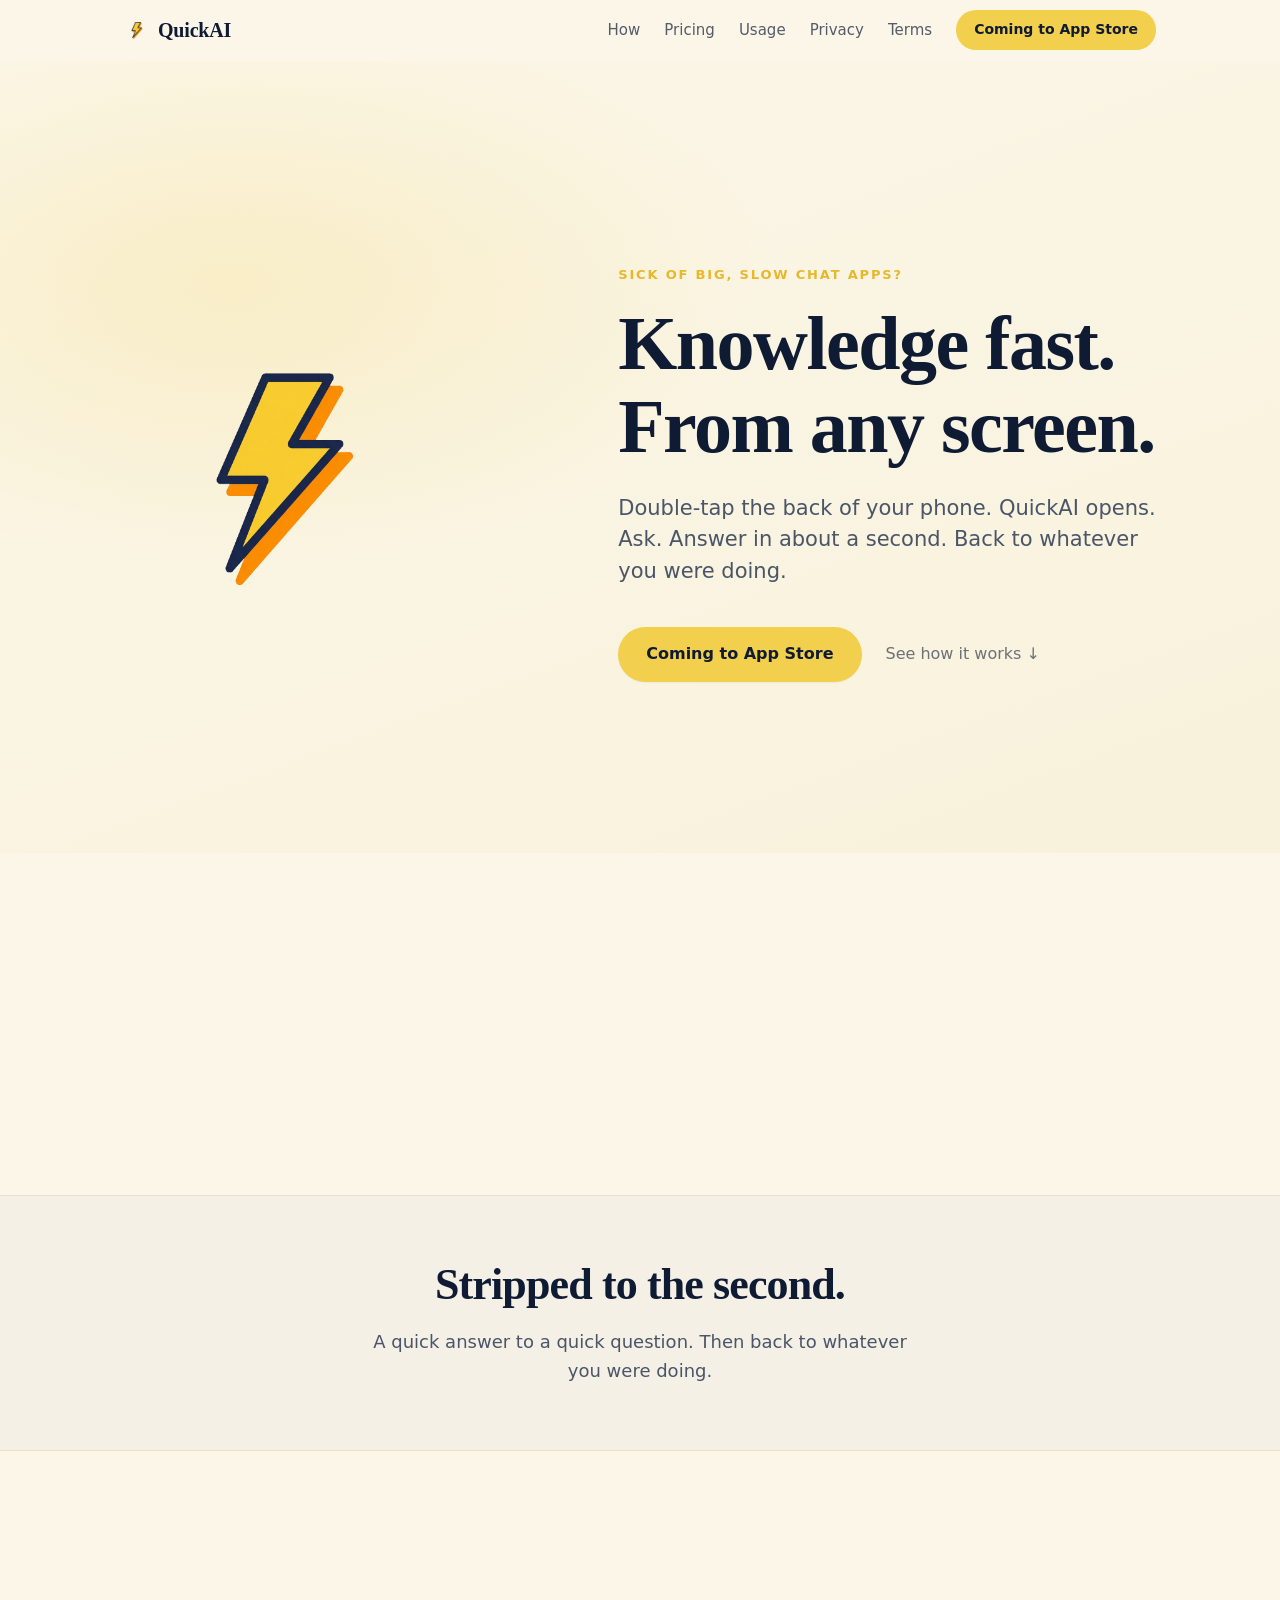
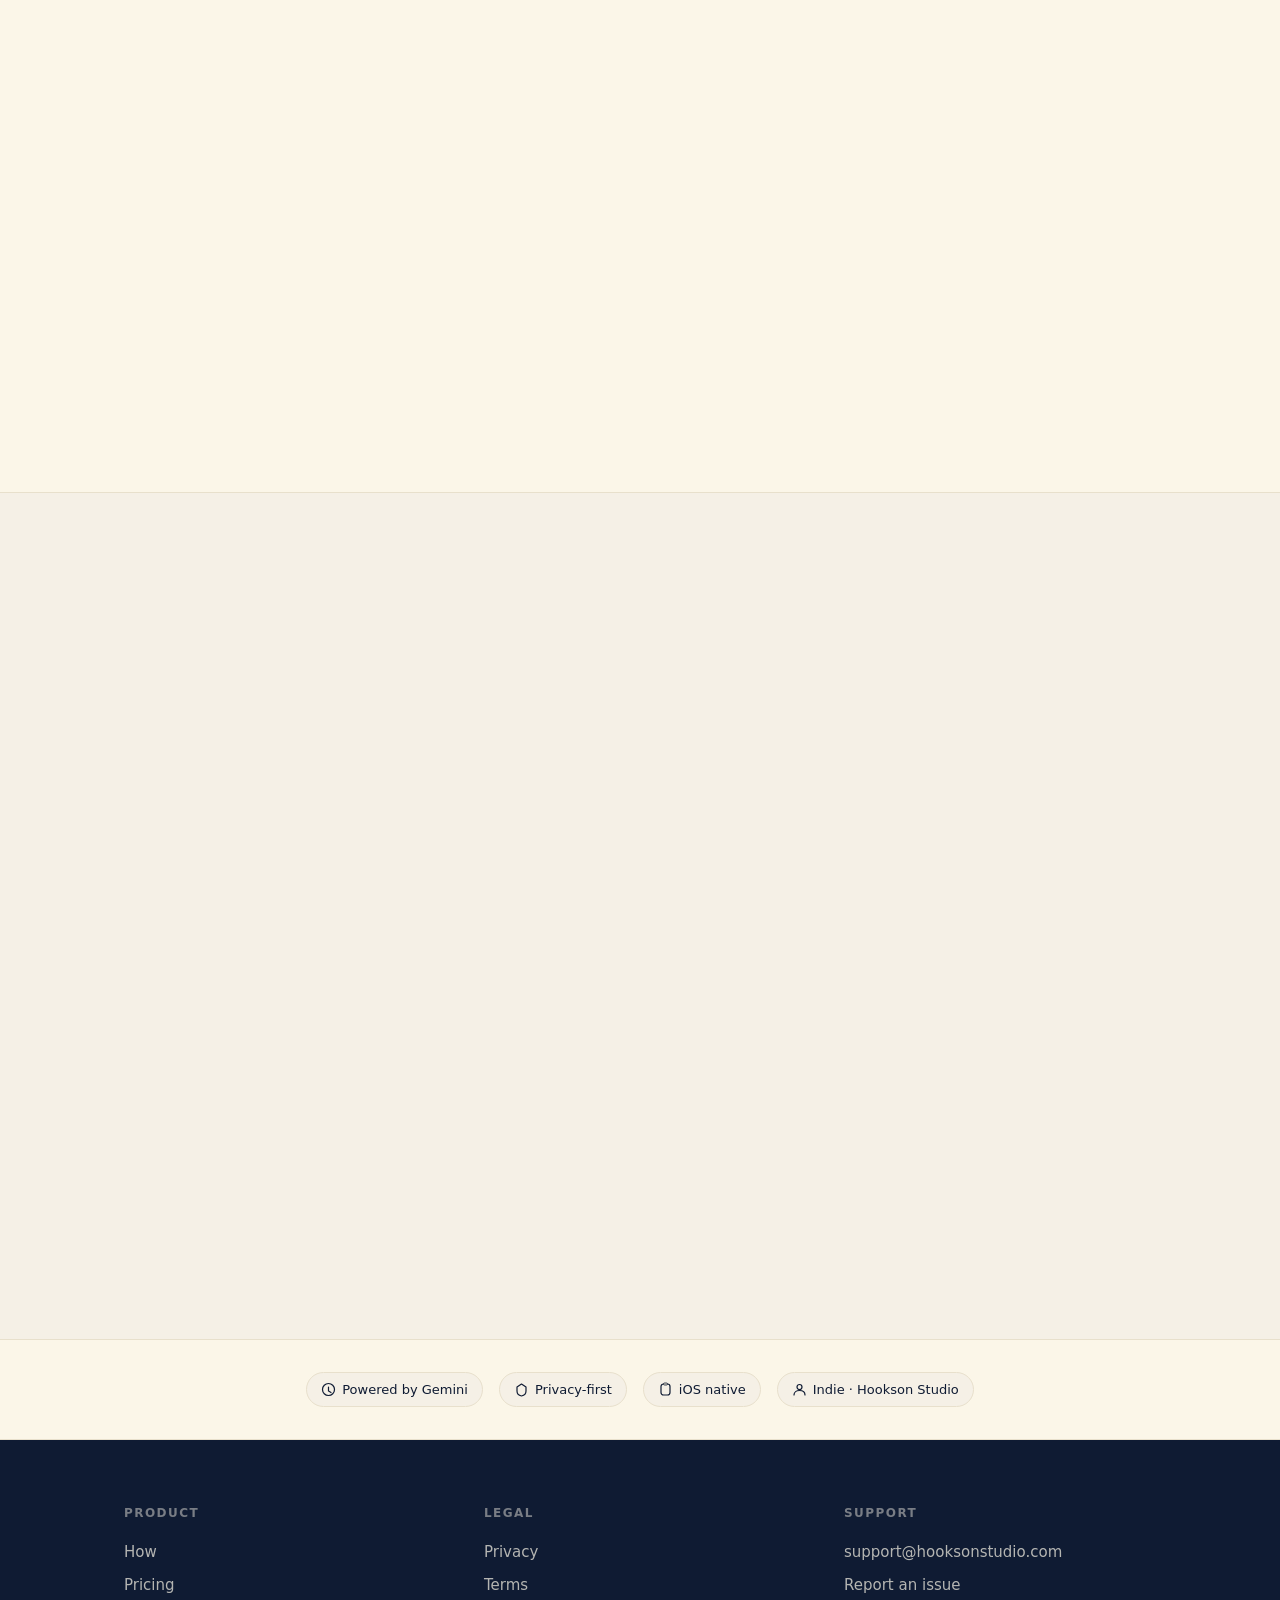
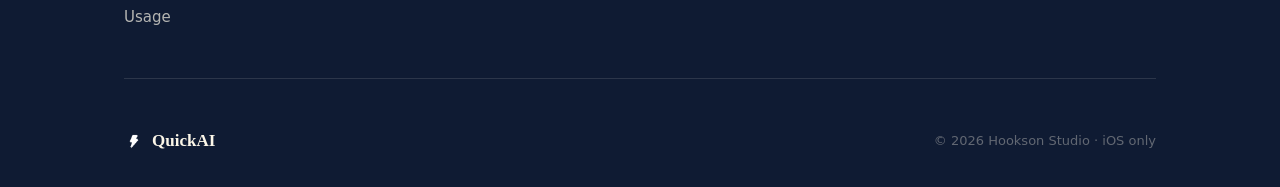
<file: index.html>
<!DOCTYPE html>
<html lang="en">
<head>
  <meta charset="UTF-8" />
  <meta name="viewport" content="width=device-width, initial-scale=1.0" />
  <title>QuickAI · AI that lives inside your phone.</title>
  <meta name="description" content="Double-tap. Ask. Continue. The fastest way to AI on iPhone." />
  <meta name="theme-color" content="#FBF6E8" />
  <meta property="og:title" content="QuickAI · AI that lives inside your phone." />
  <meta property="og:description" content="Double-tap. Ask. Continue." />
  <meta property="og:type" content="website" />
  <meta property="og:url" content="https://quick.hooksonstudio.com/" />
  <meta property="og:image" content="https://quick.hooksonstudio.com/assets/bolt.png" />
  <meta name="twitter:card" content="summary" />
  <meta name="twitter:title" content="QuickAI · AI that lives inside your phone." />
  <meta name="twitter:description" content="Double-tap. Ask. Continue." />
  <meta name="twitter:image" content="https://quick.hooksonstudio.com/assets/bolt.png" />
  <link rel="stylesheet" href="styles.css" />
  <link rel="icon" type="image/png" href="assets/bolt.png" />
</head>
<body>

<!-- NAV -->
<nav class="site-nav" id="site-nav">
  <div class="container">
    <div class="nav-inner">
      <a class="wordmark" href="/">
        <img src="assets/bolt.png" alt="" />
        QuickAI
      </a>
      <div class="nav-links">
        <a href="#how" class="nav-text-link">How</a>
        <a href="#pricing" class="nav-text-link">Pricing</a>
        <a href="usage.html" class="nav-text-link">Usage</a>
        <a href="privacy.html" class="nav-text-link">Privacy</a>
        <a href="terms.html" class="nav-text-link">Terms</a>
        <span class="cta-pill">Coming to App Store</span>
      </div>
    </div>
  </div>
</nav>

<!-- HERO -->
<section class="hero">
  <div class="container">
    <div class="hero-grid">
      <div class="hero-left">
        <img class="hero-bolt" src="assets/bolt.png" alt="" />
      </div>
      <div class="hero-right">
        <p class="hero-eyebrow">Sick of big, slow chat apps?</p>
        <h1>Knowledge fast. From any screen.</h1>
        <p class="hero-subtitle">Double-tap the back of your phone. QuickAI opens. Ask. Answer in about a second. Back to whatever you were doing.</p>
        <div class="hero-actions">
          <span class="btn-primary">Coming to App Store</span>
          <a href="#how" class="btn-text">See how it works &darr;</a>
        </div>
      </div>
    </div>
  </div>
</section>

<!-- MANIFESTO -->
<section class="manifesto">
  <div class="container">
    <p class="manifesto-eyebrow fade-in">Why QuickAI</p>
    <div class="manifesto-list">
      <p class="manifesto-line fade-in">The chat apps want your day. QuickAI wants your second.</p>
      <p class="manifesto-line fade-in">No sidebar. No feed. No agentic loop. No upsell carousel.</p>
      <p class="manifesto-line fade-in">Open it from any screen. Or never open it. Both are fine.</p>
    </div>
  </div>
</section>

<!-- ANCHOR LINE -->
<section class="anchor">
  <div class="container">
    <p class="anchor-line">Stripped to the second.</p>
    <p class="anchor-sub">A quick answer to a quick question. Then back to whatever you were doing.</p>
  </div>
</section>

<!-- HOW IT WORKS -->
<section class="how-it-works" id="how">
  <div class="container">
    <p class="section-eyebrow fade-in">How it works</p>
    <h2 class="fade-in">Three steps. One motion.</h2>
    <div class="cards-row">
      <div class="card fade-in">
        <div class="step-number">1</div>
        <svg class="card-icon" viewBox="0 0 48 48" fill="none" xmlns="http://www.w3.org/2000/svg" aria-hidden="true">
          <rect x="12" y="4" width="24" height="40" rx="6" fill="#F5F0E6" stroke="#0F1B33" stroke-width="2"/>
          <circle cx="36" cy="20" r="7" fill="#F2CF4C" opacity="0.9"/>
          <path d="M33 20l2 2 4-4" stroke="#0F1B33" stroke-width="1.5" stroke-linecap="round" stroke-linejoin="round"/>
          <rect x="17" y="8" width="14" height="3" rx="1.5" fill="#E8E0CC"/>
          <rect x="19" y="38" width="10" height="2" rx="1" fill="#E8E0CC"/>
        </svg>
        <h3>Tap the back of your phone.</h3>
        <p>Set up Back Tap in iOS Settings once. Two taps then summons QuickAI from any screen, in any app.</p>
      </div>
      <div class="card fade-in">
        <div class="step-number">2</div>
        <svg class="card-icon" viewBox="0 0 48 48" fill="none" xmlns="http://www.w3.org/2000/svg" aria-hidden="true">
          <path d="M8 12c0-2.2 1.8-4 4-4h24c2.2 0 4 1.8 4 4v16c0 2.2-1.8 4-4 4H20l-7 6v-6h-1c-2.2 0-4-1.8-4-4V12z" fill="#F2CF4C" stroke="#0F1B33" stroke-width="2" stroke-linejoin="round"/>
          <line x1="15" y1="17" x2="33" y2="17" stroke="#0F1B33" stroke-width="2" stroke-linecap="round"/>
          <line x1="15" y1="23" x2="29" y2="23" stroke="#0F1B33" stroke-width="2" stroke-linecap="round"/>
        </svg>
        <h3>Type your question.</h3>
        <p>QuickAI streams the answer from Gemini, first words in under a second. Short questions get short answers.</p>
      </div>
      <div class="card fade-in">
        <div class="step-number">3</div>
        <svg class="card-icon" viewBox="0 0 48 48" fill="none" xmlns="http://www.w3.org/2000/svg" aria-hidden="true">
          <path d="M24 6l3.5 11L39 20.5 27.5 24 24 35l-3.5-11L9 20.5 20.5 17 24 6z" fill="#F2CF4C" stroke="#0F1B33" stroke-width="2" stroke-linejoin="round"/>
          <path d="M38 32l1.5 4.5L44 38l-4.5 1.5L38 44l-1.5-4.5L32 38l4.5-1.5L38 32z" fill="#F2CF4C" stroke="#0F1B33" stroke-width="1.5" stroke-linejoin="round"/>
        </svg>
        <h3>Read. Close. Continue.</h3>
        <p>You came in for an answer, not a conversation. Get it, then keep doing what you were doing.</p>
      </div>
    </div>
  </div>
</section>

<!-- PRICING -->
<section class="pricing" id="pricing">
  <div class="container">
    <p class="section-eyebrow fade-in">Pricing</p>
    <h2 class="fade-in">Pick the size of your week.</h2>
    <p class="section-sub fade-in">Three plans, one shape. Prices shown in the app, in your local currency. No trial. No bait.</p>
    <div class="pricing-grid">

      <!-- Free -->
      <div class="pricing-card fade-in">
        <p class="plan-tier">Free</p>
        <div class="plan-headline">5,000</div>
        <p class="plan-cadence">tokens / week</p>
        <div class="plan-features">
          <div class="plan-feature">
            <svg class="check-icon" viewBox="0 0 18 18" fill="none" aria-hidden="true"><circle cx="9" cy="9" r="8.5" stroke="#E8E0CC"/><path d="M5.5 9l2.5 2.5 5-5" stroke="#0F1B33" stroke-width="1.5" stroke-linecap="round" stroke-linejoin="round"/></svg>
            Back Tap from any screen
          </div>
          <div class="plan-feature">
            <svg class="check-icon" viewBox="0 0 18 18" fill="none" aria-hidden="true"><circle cx="9" cy="9" r="8.5" stroke="#E8E0CC"/><path d="M5.5 9l2.5 2.5 5-5" stroke="#0F1B33" stroke-width="1.5" stroke-linecap="round" stroke-linejoin="round"/></svg>
            Full history
          </div>
          <div class="plan-feature">
            <svg class="check-icon" viewBox="0 0 18 18" fill="none" aria-hidden="true"><circle cx="9" cy="9" r="8.5" stroke="#E8E0CC"/><path d="M5.5 9l2.5 2.5 5-5" stroke="#0F1B33" stroke-width="1.5" stroke-linecap="round" stroke-linejoin="round"/></svg>
            No card required
          </div>
        </div>
        <p class="plan-note">Resets on a rolling 7-day window.</p>
      </div>

      <!-- Pro -->
      <div class="pricing-card fade-in">
        <p class="plan-tier">Pro</p>
        <div class="plan-headline">50,000</div>
        <p class="plan-cadence">tokens / week &middot; 10&times; Free</p>
        <div class="plan-features">
          <div class="plan-feature">
            <svg class="check-icon" viewBox="0 0 18 18" fill="none" aria-hidden="true"><circle cx="9" cy="9" r="8.5" stroke="#E8E0CC"/><path d="M5.5 9l2.5 2.5 5-5" stroke="#0F1B33" stroke-width="1.5" stroke-linecap="round" stroke-linejoin="round"/></svg>
            Everything in Free
          </div>
          <div class="plan-feature">
            <svg class="check-icon" viewBox="0 0 18 18" fill="none" aria-hidden="true"><circle cx="9" cy="9" r="8.5" stroke="#E8E0CC"/><path d="M5.5 9l2.5 2.5 5-5" stroke="#0F1B33" stroke-width="1.5" stroke-linecap="round" stroke-linejoin="round"/></svg>
            Monthly or yearly
          </div>
          <div class="plan-feature">
            <svg class="check-icon" viewBox="0 0 18 18" fill="none" aria-hidden="true"><circle cx="9" cy="9" r="8.5" stroke="#E8E0CC"/><path d="M5.5 9l2.5 2.5 5-5" stroke="#0F1B33" stroke-width="1.5" stroke-linecap="round" stroke-linejoin="round"/></svg>
            Cancel anytime
          </div>
        </div>
        <p class="plan-note">Local price shown in the app.</p>
      </div>

      <!-- Max -->
      <div class="pricing-card recommended fade-in">
        <div class="recommended-badge">Recommended</div>
        <p class="plan-tier">Max</p>
        <div class="plan-headline">100,000</div>
        <p class="plan-cadence">tokens / week &middot; 20&times; Free</p>
        <div class="plan-features">
          <div class="plan-feature">
            <svg class="check-icon" viewBox="0 0 18 18" fill="none" aria-hidden="true"><circle cx="9" cy="9" r="8.5" stroke="rgba(255,255,255,0.2)"/><path d="M5.5 9l2.5 2.5 5-5" stroke="#F2CF4C" stroke-width="1.5" stroke-linecap="round" stroke-linejoin="round"/></svg>
            Everything in Pro
          </div>
          <div class="plan-feature">
            <svg class="check-icon" viewBox="0 0 18 18" fill="none" aria-hidden="true"><circle cx="9" cy="9" r="8.5" stroke="rgba(255,255,255,0.2)"/><path d="M5.5 9l2.5 2.5 5-5" stroke="#F2CF4C" stroke-width="1.5" stroke-linecap="round" stroke-linejoin="round"/></svg>
            Headroom for heavy weeks
          </div>
          <div class="plan-feature">
            <svg class="check-icon" viewBox="0 0 18 18" fill="none" aria-hidden="true"><circle cx="9" cy="9" r="8.5" stroke="rgba(255,255,255,0.2)"/><path d="M5.5 9l2.5 2.5 5-5" stroke="#F2CF4C" stroke-width="1.5" stroke-linecap="round" stroke-linejoin="round"/></svg>
            Same speed as Pro
          </div>
        </div>
        <p class="plan-note">Local price shown in the app.</p>
      </div>

    </div>
    <p class="pricing-fineprint fade-in">Auto-renewing. Manage anytime in App Store &rsaquo; Subscriptions.</p>
  </div>
</section>

<!-- TRUST STRIP -->
<div class="trust">
  <div class="container">
    <div class="trust-inner">
      <span class="trust-badge">
        <svg viewBox="0 0 15 15" fill="none" aria-hidden="true"><path d="M7.5 1.5A6 6 0 1 1 7.5 13.5 6 6 0 0 1 7.5 1.5z" stroke="#0F1B33" stroke-width="1.2"/><path d="M7.5 5v4l2.5 1.5" stroke="#0F1B33" stroke-width="1.2" stroke-linecap="round"/></svg>
        Powered by Gemini
      </span>
      <span class="trust-badge">
        <svg viewBox="0 0 15 15" fill="none" aria-hidden="true"><path d="M7.5 2L3 5v4c0 2.5 2 4.5 4.5 5 2.5-.5 4.5-2.5 4.5-5V5L7.5 2z" stroke="#0F1B33" stroke-width="1.2" stroke-linejoin="round"/></svg>
        Privacy-first
      </span>
      <span class="trust-badge">
        <svg viewBox="0 0 15 15" fill="none" aria-hidden="true"><rect x="3" y="2" width="9" height="11" rx="2.5" stroke="#0F1B33" stroke-width="1.2"/><rect x="5.5" y="1" width="4" height="2" rx="1" fill="#E8E0CC" stroke="#0F1B33" stroke-width="0.8"/></svg>
        iOS native
      </span>
      <span class="trust-badge">
        <svg viewBox="0 0 15 15" fill="none" aria-hidden="true"><circle cx="7.5" cy="5" r="2.5" stroke="#0F1B33" stroke-width="1.2"/><path d="M2 13c0-3 2.5-4.5 5.5-4.5S13 10 13 13" stroke="#0F1B33" stroke-width="1.2" stroke-linecap="round"/></svg>
        Indie &middot; Hookson Studio
      </span>
    </div>
  </div>
</div>

<!-- FOOTER -->
<footer class="site-footer">
  <div class="container">
    <div class="footer-grid">
      <div>
        <p class="footer-col-title">Product</p>
        <div class="footer-links">
          <a href="#how">How</a>
          <a href="#pricing">Pricing</a>
          <a href="usage.html">Usage</a>
        </div>
      </div>
      <div>
        <p class="footer-col-title">Legal</p>
        <div class="footer-links">
          <a href="privacy.html">Privacy</a>
          <a href="terms.html">Terms</a>
        </div>
      </div>
      <div>
        <p class="footer-col-title">Support</p>
        <div class="footer-links">
          <a href="mailto:support@hooksonstudio.com">support@hooksonstudio.com</a>
          <a href="mailto:support@hooksonstudio.com?subject=Report">Report an issue</a>
        </div>
      </div>
    </div>
    <div class="footer-bottom">
      <a class="footer-wordmark" href="/">
        <img src="assets/bolt.png" alt="" />
        QuickAI
      </a>
      <p class="footer-copyright">&copy; 2026 Hookson Studio &middot; iOS only</p>
    </div>
  </div>
</footer>

<script src="scripts.js" defer></script>

</body>
</html>
</file>
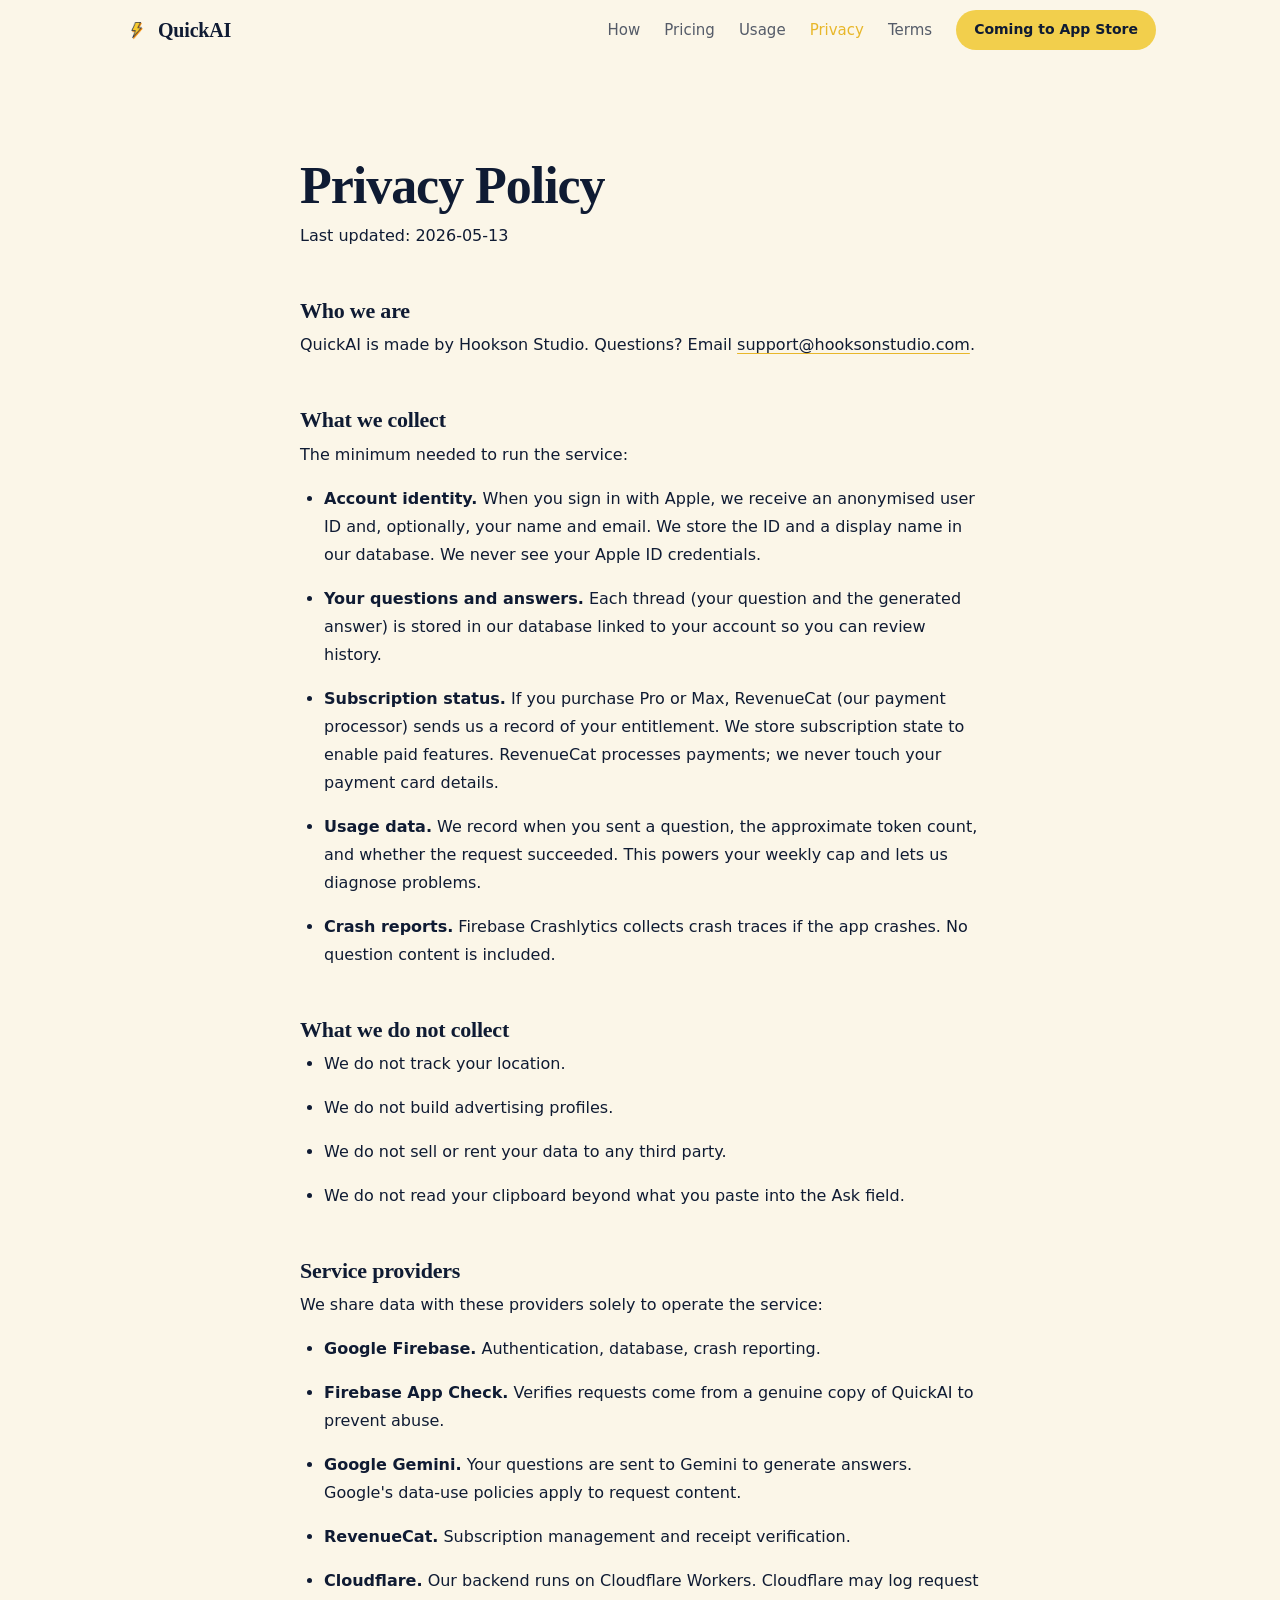
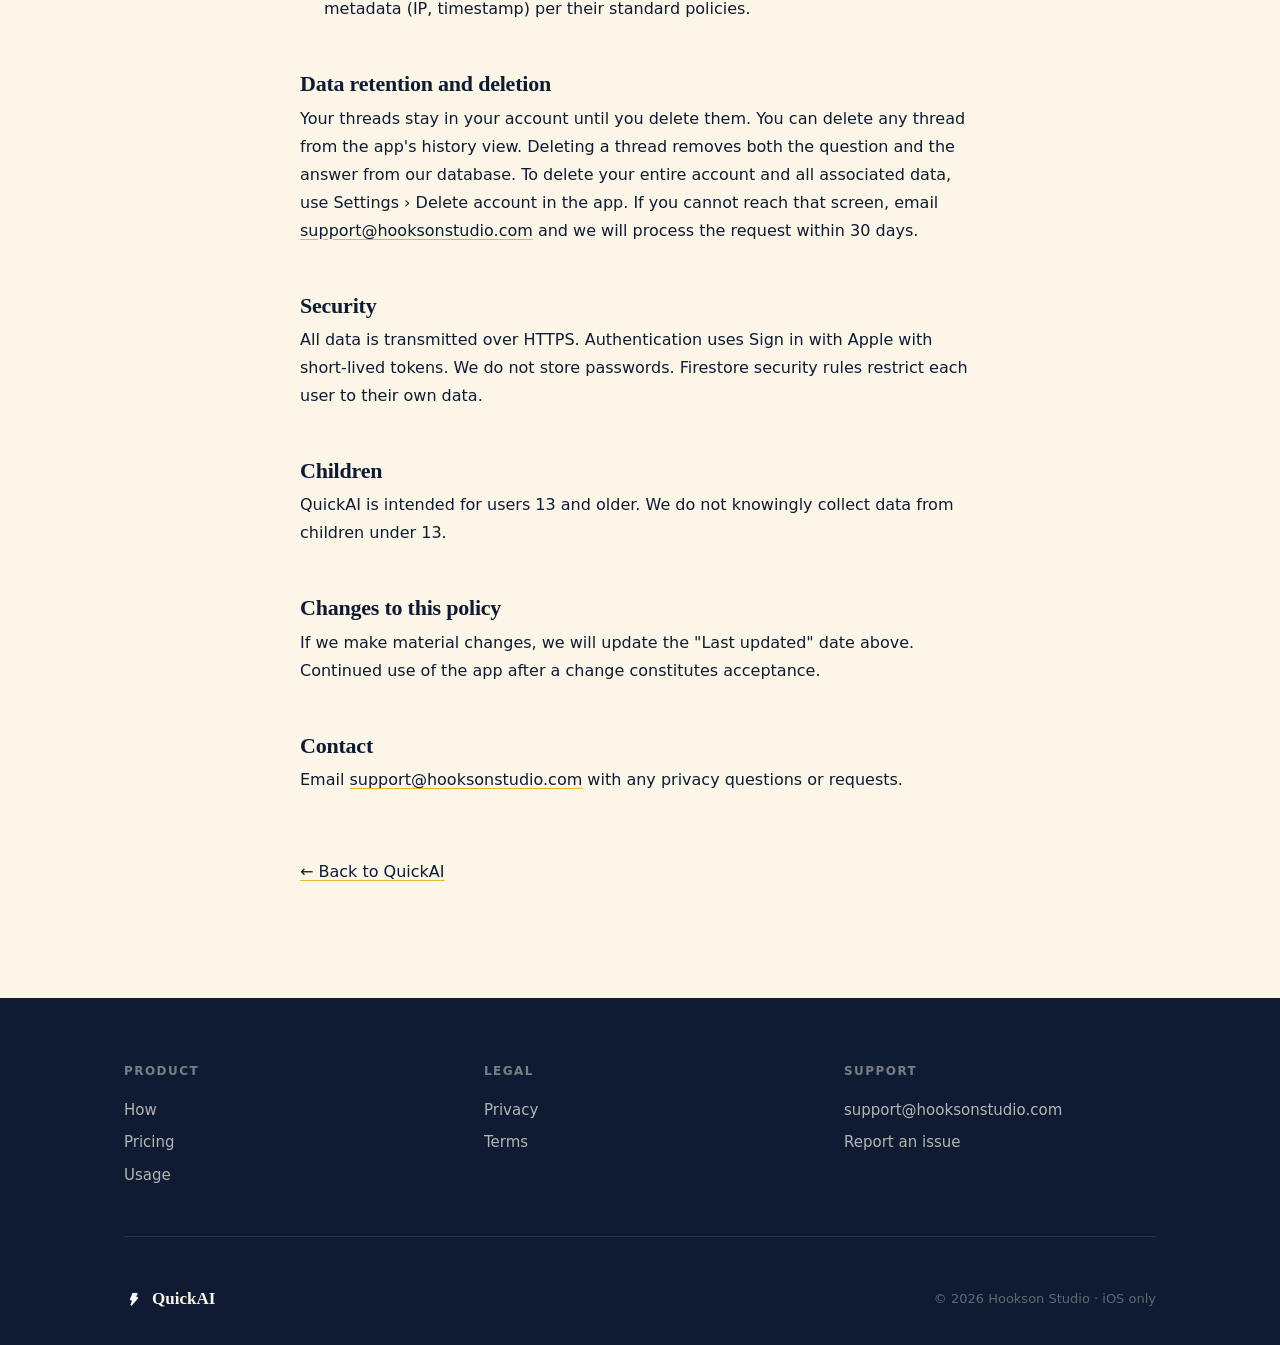
<file: privacy.html>
<!DOCTYPE html>
<html lang="en">
<head>
  <meta charset="UTF-8" />
  <meta name="viewport" content="width=device-width, initial-scale=1.0" />
  <title>Privacy · QuickAI</title>
  <meta name="description" content="QuickAI privacy policy. We collect the minimum needed to run the service." />
  <link rel="stylesheet" href="styles.css" />
  <link rel="icon" type="image/png" href="assets/bolt.png" />
</head>
<body>

<nav class="site-nav scrolled" id="site-nav">
  <div class="container">
    <div class="nav-inner">
      <a class="wordmark" href="/">
        <img src="assets/bolt.png" alt="" />
        QuickAI
      </a>
      <div class="nav-links">
        <a href="/#how" class="nav-text-link">How</a>
        <a href="/#pricing" class="nav-text-link">Pricing</a>
        <a href="usage.html" class="nav-text-link">Usage</a>
        <a href="privacy.html" class="nav-text-link" aria-current="page">Privacy</a>
        <a href="terms.html" class="nav-text-link">Terms</a>
        <span class="cta-pill">Coming to App Store</span>
      </div>
    </div>
  </div>
</nav>

<main class="legal-main">
  <div class="container">
    <div class="legal-content">

      <h1>Privacy Policy</h1>
      <p class="last-updated">Last updated: 2026-05-13</p>

      <h2>Who we are</h2>
      <p>QuickAI is made by Hookson Studio. Questions? Email <a href="mailto:support@hooksonstudio.com">support@hooksonstudio.com</a>.</p>

      <h2>What we collect</h2>
      <p>The minimum needed to run the service:</p>
      <ul>
        <li><strong>Account identity.</strong> When you sign in with Apple, we receive an anonymised user ID and, optionally, your name and email. We store the ID and a display name in our database. We never see your Apple ID credentials.</li>
        <li><strong>Your questions and answers.</strong> Each thread (your question and the generated answer) is stored in our database linked to your account so you can review history.</li>
        <li><strong>Subscription status.</strong> If you purchase Pro or Max, RevenueCat (our payment processor) sends us a record of your entitlement. We store subscription state to enable paid features. RevenueCat processes payments; we never touch your payment card details.</li>
        <li><strong>Usage data.</strong> We record when you sent a question, the approximate token count, and whether the request succeeded. This powers your weekly cap and lets us diagnose problems.</li>
        <li><strong>Crash reports.</strong> Firebase Crashlytics collects crash traces if the app crashes. No question content is included.</li>
      </ul>

      <h2>What we do not collect</h2>
      <ul>
        <li>We do not track your location.</li>
        <li>We do not build advertising profiles.</li>
        <li>We do not sell or rent your data to any third party.</li>
        <li>We do not read your clipboard beyond what you paste into the Ask field.</li>
      </ul>

      <h2>Service providers</h2>
      <p>We share data with these providers solely to operate the service:</p>
      <ul>
        <li><strong>Google Firebase.</strong> Authentication, database, crash reporting.</li>
        <li><strong>Firebase App Check.</strong> Verifies requests come from a genuine copy of QuickAI to prevent abuse.</li>
        <li><strong>Google Gemini.</strong> Your questions are sent to Gemini to generate answers. Google's data-use policies apply to request content.</li>
        <li><strong>RevenueCat.</strong> Subscription management and receipt verification.</li>
        <li><strong>Cloudflare.</strong> Our backend runs on Cloudflare Workers. Cloudflare may log request metadata (IP, timestamp) per their standard policies.</li>
      </ul>

      <h2>Data retention and deletion</h2>
      <p>Your threads stay in your account until you delete them. You can delete any thread from the app's history view. Deleting a thread removes both the question and the answer from our database. To delete your entire account and all associated data, use Settings &rsaquo; Delete account in the app. If you cannot reach that screen, email <a href="mailto:support@hooksonstudio.com">support@hooksonstudio.com</a> and we will process the request within 30 days.</p>

      <h2>Security</h2>
      <p>All data is transmitted over HTTPS. Authentication uses Sign in with Apple with short-lived tokens. We do not store passwords. Firestore security rules restrict each user to their own data.</p>

      <h2>Children</h2>
      <p>QuickAI is intended for users 13 and older. We do not knowingly collect data from children under 13.</p>

      <h2>Changes to this policy</h2>
      <p>If we make material changes, we will update the "Last updated" date above. Continued use of the app after a change constitutes acceptance.</p>

      <h2>Contact</h2>
      <p>Email <a href="mailto:support@hooksonstudio.com">support@hooksonstudio.com</a> with any privacy questions or requests.</p>

      <p class="legal-back"><a href="/">&larr; Back to QuickAI</a></p>

    </div>
  </div>
</main>

<footer class="site-footer">
  <div class="container">
    <div class="footer-grid">
      <div>
        <p class="footer-col-title">Product</p>
        <div class="footer-links">
          <a href="/#how">How</a>
          <a href="/#pricing">Pricing</a>
          <a href="usage.html">Usage</a>
        </div>
      </div>
      <div>
        <p class="footer-col-title">Legal</p>
        <div class="footer-links">
          <a href="privacy.html">Privacy</a>
          <a href="terms.html">Terms</a>
        </div>
      </div>
      <div>
        <p class="footer-col-title">Support</p>
        <div class="footer-links">
          <a href="mailto:support@hooksonstudio.com">support@hooksonstudio.com</a>
          <a href="mailto:support@hooksonstudio.com?subject=Report">Report an issue</a>
        </div>
      </div>
    </div>
    <div class="footer-bottom">
      <a class="footer-wordmark" href="/">
        <img src="assets/bolt.png" alt="" />
        QuickAI
      </a>
      <p class="footer-copyright">&copy; 2026 Hookson Studio &middot; iOS only</p>
    </div>
  </div>
</footer>

<script src="scripts.js" defer></script>

</body>
</html>
</file>
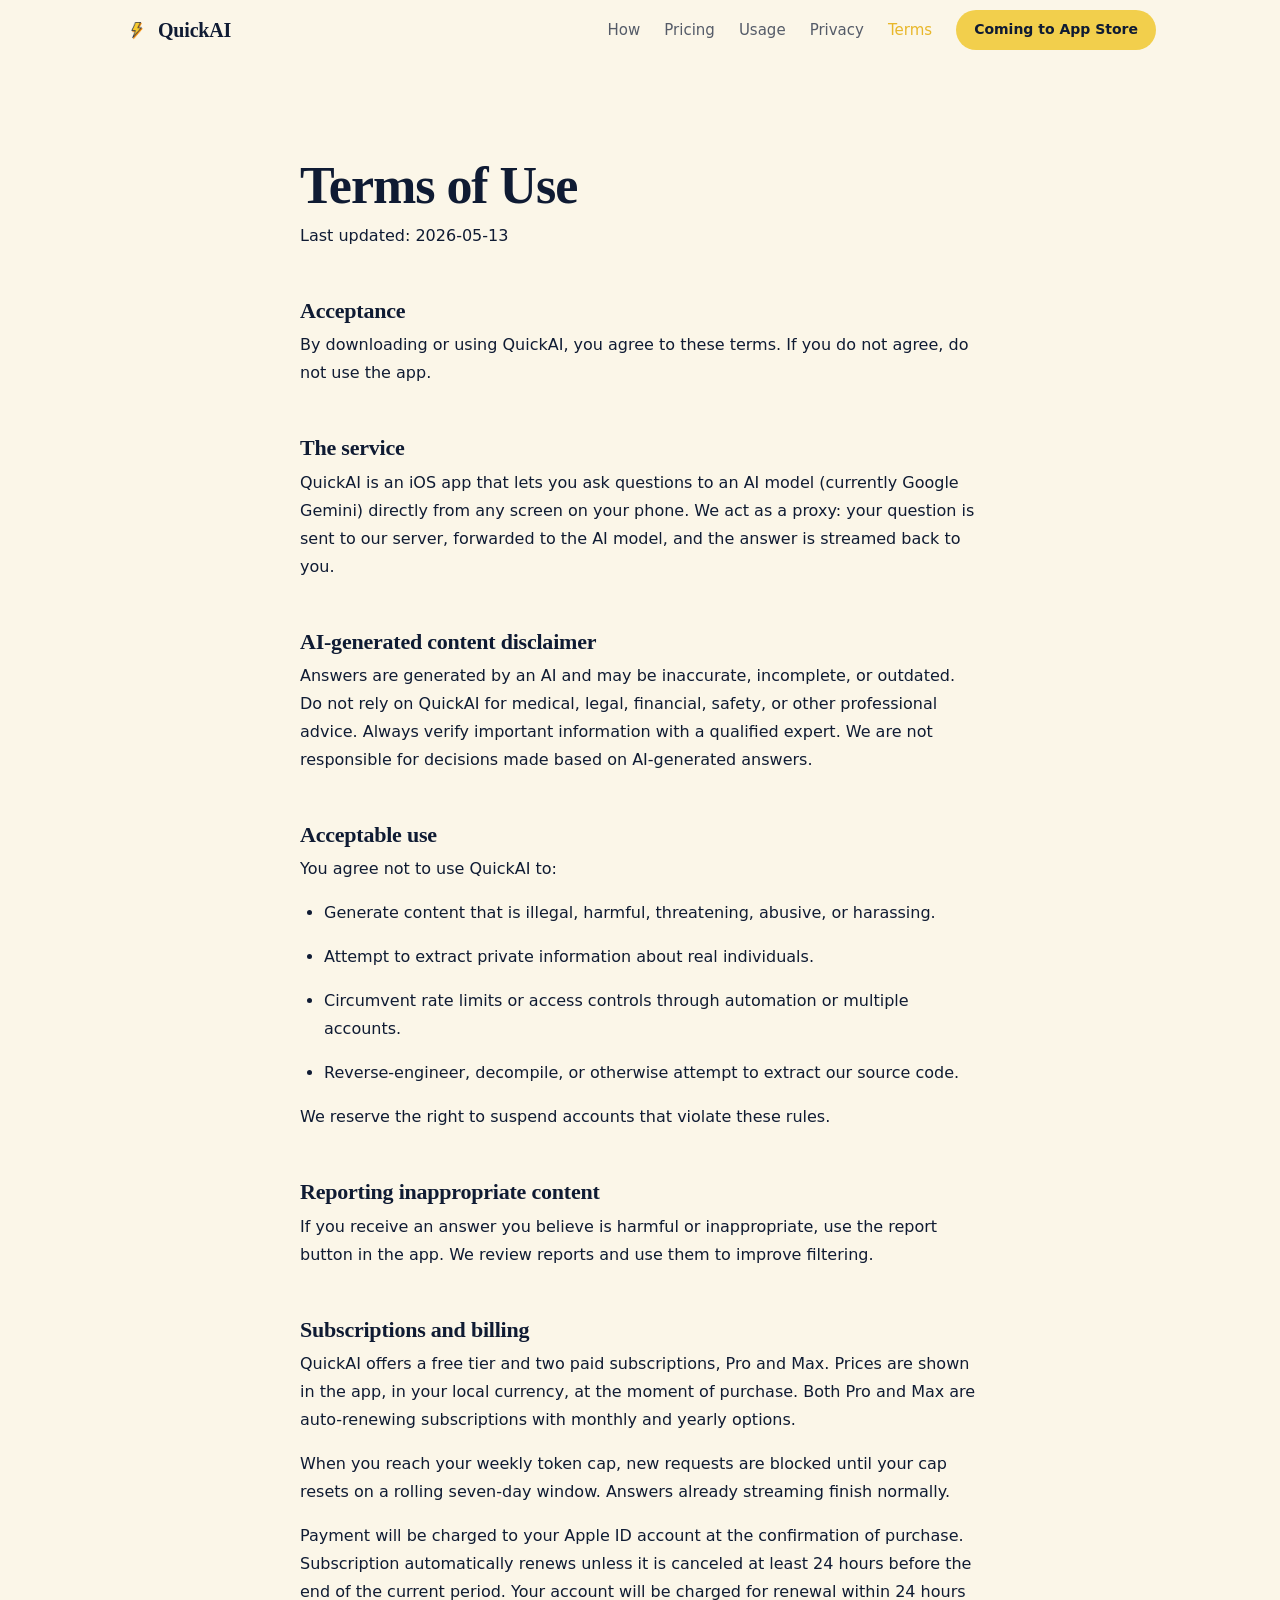
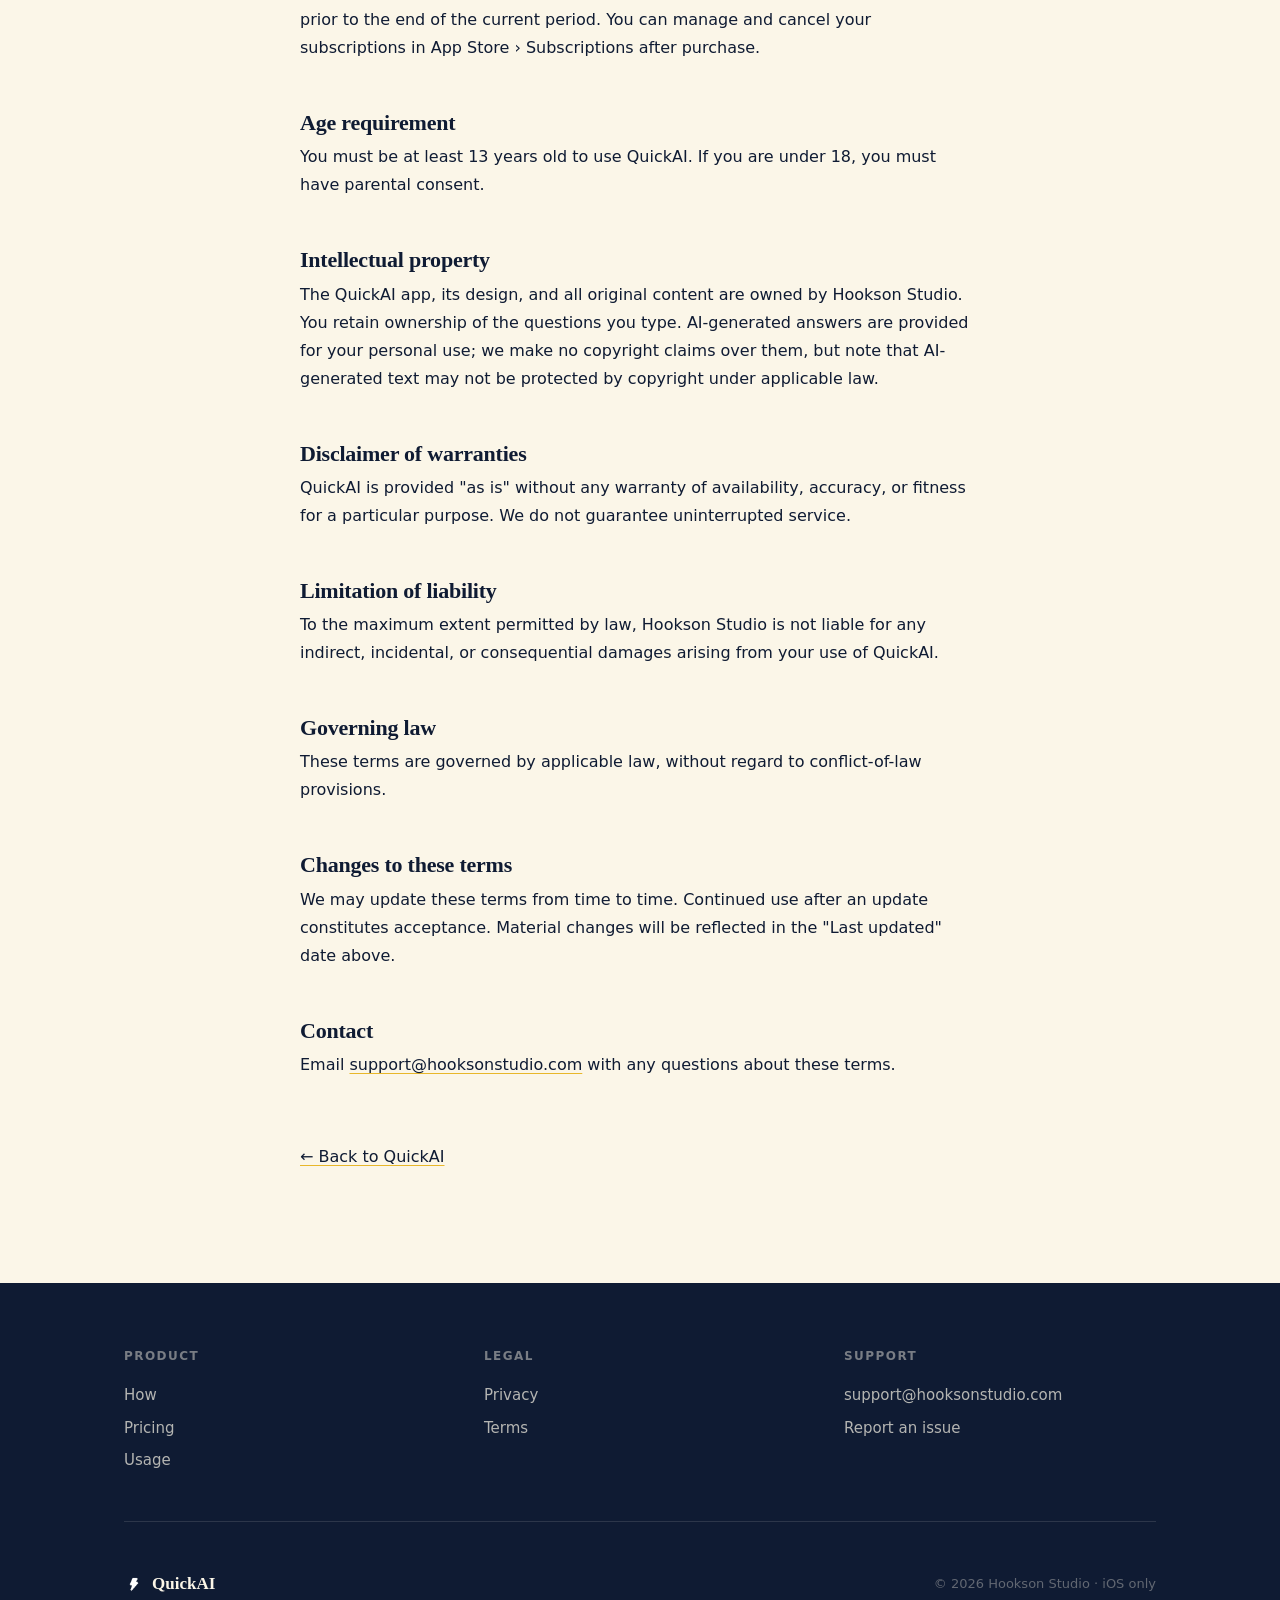
<file: terms.html>
<!DOCTYPE html>
<html lang="en">
<head>
  <meta charset="UTF-8" />
  <meta name="viewport" content="width=device-width, initial-scale=1.0" />
  <title>Terms · QuickAI</title>
  <meta name="description" content="QuickAI terms of use. By using the app you agree to these terms." />
  <link rel="stylesheet" href="styles.css" />
  <link rel="icon" type="image/png" href="assets/bolt.png" />
</head>
<body>

<nav class="site-nav scrolled" id="site-nav">
  <div class="container">
    <div class="nav-inner">
      <a class="wordmark" href="/">
        <img src="assets/bolt.png" alt="" />
        QuickAI
      </a>
      <div class="nav-links">
        <a href="/#how" class="nav-text-link">How</a>
        <a href="/#pricing" class="nav-text-link">Pricing</a>
        <a href="usage.html" class="nav-text-link">Usage</a>
        <a href="privacy.html" class="nav-text-link">Privacy</a>
        <a href="terms.html" class="nav-text-link" aria-current="page">Terms</a>
        <span class="cta-pill">Coming to App Store</span>
      </div>
    </div>
  </div>
</nav>

<main class="legal-main">
  <div class="container">
    <div class="legal-content">

      <h1>Terms of Use</h1>
      <p class="last-updated">Last updated: 2026-05-13</p>

      <h2>Acceptance</h2>
      <p>By downloading or using QuickAI, you agree to these terms. If you do not agree, do not use the app.</p>

      <h2>The service</h2>
      <p>QuickAI is an iOS app that lets you ask questions to an AI model (currently Google Gemini) directly from any screen on your phone. We act as a proxy: your question is sent to our server, forwarded to the AI model, and the answer is streamed back to you.</p>

      <h2>AI-generated content disclaimer</h2>
      <p>Answers are generated by an AI and may be inaccurate, incomplete, or outdated. Do not rely on QuickAI for medical, legal, financial, safety, or other professional advice. Always verify important information with a qualified expert. We are not responsible for decisions made based on AI-generated answers.</p>

      <h2>Acceptable use</h2>
      <p>You agree not to use QuickAI to:</p>
      <ul>
        <li>Generate content that is illegal, harmful, threatening, abusive, or harassing.</li>
        <li>Attempt to extract private information about real individuals.</li>
        <li>Circumvent rate limits or access controls through automation or multiple accounts.</li>
        <li>Reverse-engineer, decompile, or otherwise attempt to extract our source code.</li>
      </ul>
      <p>We reserve the right to suspend accounts that violate these rules.</p>

      <h2>Reporting inappropriate content</h2>
      <p>If you receive an answer you believe is harmful or inappropriate, use the report button in the app. We review reports and use them to improve filtering.</p>

      <h2>Subscriptions and billing</h2>
      <p>QuickAI offers a free tier and two paid subscriptions, Pro and Max. Prices are shown in the app, in your local currency, at the moment of purchase. Both Pro and Max are auto-renewing subscriptions with monthly and yearly options.</p>
      <p>When you reach your weekly token cap, new requests are blocked until your cap resets on a rolling seven-day window. Answers already streaming finish normally.</p>
      <p>Payment will be charged to your Apple ID account at the confirmation of purchase. Subscription automatically renews unless it is canceled at least 24 hours before the end of the current period. Your account will be charged for renewal within 24 hours prior to the end of the current period. You can manage and cancel your subscriptions in App Store &rsaquo; Subscriptions after purchase.</p>

      <h2>Age requirement</h2>
      <p>You must be at least 13 years old to use QuickAI. If you are under 18, you must have parental consent.</p>

      <h2>Intellectual property</h2>
      <p>The QuickAI app, its design, and all original content are owned by Hookson Studio. You retain ownership of the questions you type. AI-generated answers are provided for your personal use; we make no copyright claims over them, but note that AI-generated text may not be protected by copyright under applicable law.</p>

      <h2>Disclaimer of warranties</h2>
      <p>QuickAI is provided "as is" without any warranty of availability, accuracy, or fitness for a particular purpose. We do not guarantee uninterrupted service.</p>

      <h2>Limitation of liability</h2>
      <p>To the maximum extent permitted by law, Hookson Studio is not liable for any indirect, incidental, or consequential damages arising from your use of QuickAI.</p>

      <h2>Governing law</h2>
      <p>These terms are governed by applicable law, without regard to conflict-of-law provisions.</p>

      <h2>Changes to these terms</h2>
      <p>We may update these terms from time to time. Continued use after an update constitutes acceptance. Material changes will be reflected in the "Last updated" date above.</p>

      <h2>Contact</h2>
      <p>Email <a href="mailto:support@hooksonstudio.com">support@hooksonstudio.com</a> with any questions about these terms.</p>

      <p class="legal-back"><a href="/">&larr; Back to QuickAI</a></p>

    </div>
  </div>
</main>

<footer class="site-footer">
  <div class="container">
    <div class="footer-grid">
      <div>
        <p class="footer-col-title">Product</p>
        <div class="footer-links">
          <a href="/#how">How</a>
          <a href="/#pricing">Pricing</a>
          <a href="usage.html">Usage</a>
        </div>
      </div>
      <div>
        <p class="footer-col-title">Legal</p>
        <div class="footer-links">
          <a href="privacy.html">Privacy</a>
          <a href="terms.html">Terms</a>
        </div>
      </div>
      <div>
        <p class="footer-col-title">Support</p>
        <div class="footer-links">
          <a href="mailto:support@hooksonstudio.com">support@hooksonstudio.com</a>
          <a href="mailto:support@hooksonstudio.com?subject=Report">Report an issue</a>
        </div>
      </div>
    </div>
    <div class="footer-bottom">
      <a class="footer-wordmark" href="/">
        <img src="assets/bolt.png" alt="" />
        QuickAI
      </a>
      <p class="footer-copyright">&copy; 2026 Hookson Studio &middot; iOS only</p>
    </div>
  </div>
</footer>

<script src="scripts.js" defer></script>

</body>
</html>
</file>
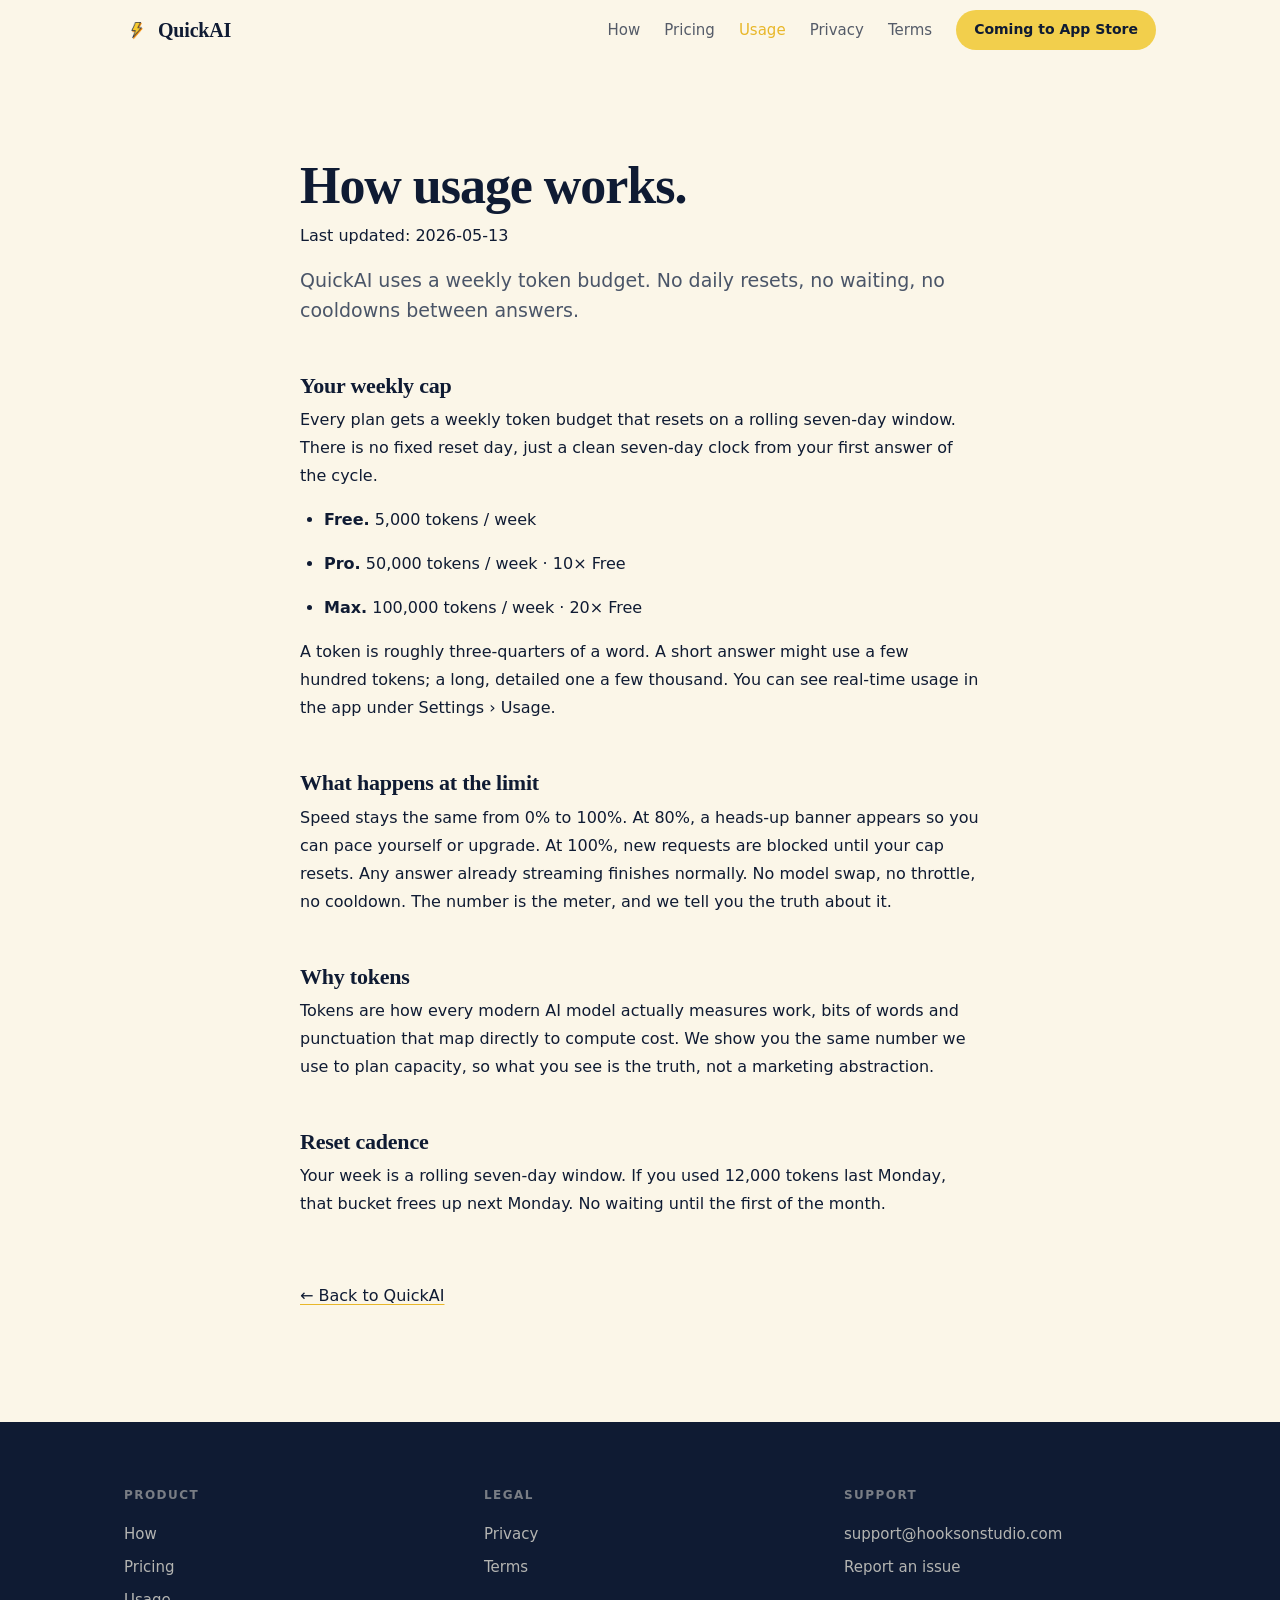
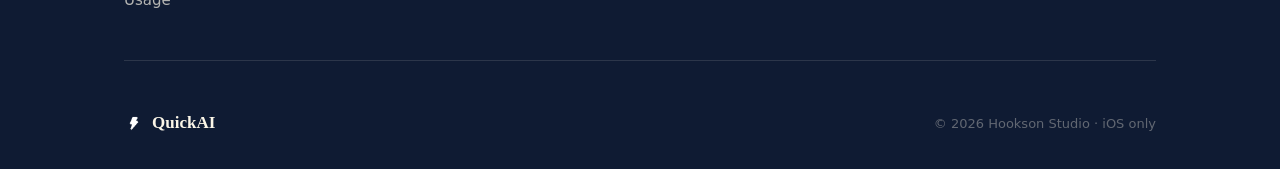
<file: usage.html>
<!DOCTYPE html>
<html lang="en">
<head>
  <meta charset="UTF-8" />
  <meta name="viewport" content="width=device-width, initial-scale=1.0" />
  <title>Usage · QuickAI</title>
  <meta name="description" content="QuickAI uses a weekly token budget. No daily resets, no waiting, no cooldowns." />
  <link rel="stylesheet" href="styles.css" />
  <link rel="icon" type="image/png" href="assets/bolt.png" />
</head>
<body>

<nav class="site-nav scrolled" id="site-nav">
  <div class="container">
    <div class="nav-inner">
      <a class="wordmark" href="/">
        <img src="assets/bolt.png" alt="" />
        QuickAI
      </a>
      <div class="nav-links">
        <a href="/#how" class="nav-text-link">How</a>
        <a href="/#pricing" class="nav-text-link">Pricing</a>
        <a href="usage.html" class="nav-text-link" aria-current="page">Usage</a>
        <a href="privacy.html" class="nav-text-link">Privacy</a>
        <a href="terms.html" class="nav-text-link">Terms</a>
        <span class="cta-pill">Coming to App Store</span>
      </div>
    </div>
  </div>
</nav>

<main class="legal-main">
  <div class="container">
    <div class="legal-content">

      <h1>How usage works.</h1>
      <p class="last-updated">Last updated: 2026-05-13</p>
      <p class="lede">QuickAI uses a weekly token budget. No daily resets, no waiting, no cooldowns between answers.</p>

      <h2>Your weekly cap</h2>
      <p>Every plan gets a weekly token budget that resets on a rolling seven-day window. There is no fixed reset day, just a clean seven-day clock from your first answer of the cycle.</p>
      <ul>
        <li><strong>Free.</strong> 5,000 tokens / week</li>
        <li><strong>Pro.</strong> 50,000 tokens / week &middot; 10&times; Free</li>
        <li><strong>Max.</strong> 100,000 tokens / week &middot; 20&times; Free</li>
      </ul>
      <p>A token is roughly three-quarters of a word. A short answer might use a few hundred tokens; a long, detailed one a few thousand. You can see real-time usage in the app under Settings &rsaquo; Usage.</p>

      <h2>What happens at the limit</h2>
      <p>Speed stays the same from 0% to 100%. At 80%, a heads-up banner appears so you can pace yourself or upgrade. At 100%, new requests are blocked until your cap resets. Any answer already streaming finishes normally. No model swap, no throttle, no cooldown. The number is the meter, and we tell you the truth about it.</p>

      <h2>Why tokens</h2>
      <p>Tokens are how every modern AI model actually measures work, bits of words and punctuation that map directly to compute cost. We show you the same number we use to plan capacity, so what you see is the truth, not a marketing abstraction.</p>

      <h2>Reset cadence</h2>
      <p>Your week is a rolling seven-day window. If you used 12,000 tokens last Monday, that bucket frees up next Monday. No waiting until the first of the month.</p>

      <p class="legal-back"><a href="/">&larr; Back to QuickAI</a></p>

    </div>
  </div>
</main>

<footer class="site-footer">
  <div class="container">
    <div class="footer-grid">
      <div>
        <p class="footer-col-title">Product</p>
        <div class="footer-links">
          <a href="/#how">How</a>
          <a href="/#pricing">Pricing</a>
          <a href="usage.html">Usage</a>
        </div>
      </div>
      <div>
        <p class="footer-col-title">Legal</p>
        <div class="footer-links">
          <a href="privacy.html">Privacy</a>
          <a href="terms.html">Terms</a>
        </div>
      </div>
      <div>
        <p class="footer-col-title">Support</p>
        <div class="footer-links">
          <a href="mailto:support@hooksonstudio.com">support@hooksonstudio.com</a>
          <a href="mailto:support@hooksonstudio.com?subject=Report">Report an issue</a>
        </div>
      </div>
    </div>
    <div class="footer-bottom">
      <a class="footer-wordmark" href="/">
        <img src="assets/bolt.png" alt="" />
        QuickAI
      </a>
      <p class="footer-copyright">&copy; 2026 Hookson Studio &middot; iOS only</p>
    </div>
  </div>
</footer>

<script src="scripts.js" defer></script>

</body>
</html>
</file>
<file: styles.css>
/* QuickAI — Marketing Site */

/* RESET */
*, *::before, *::after { box-sizing: border-box; margin: 0; padding: 0; }
html { scroll-behavior: smooth; -webkit-text-size-adjust: 100%; }
body {
  font-family: -apple-system, BlinkMacSystemFont, 'SF Pro Text', system-ui, sans-serif;
  font-size: 17px;
  line-height: 1.65;
  color: var(--navy);
  background: var(--cream);
  -webkit-font-smoothing: antialiased;
}
img, svg { display: block; max-width: 100%; }
a { color: inherit; text-decoration: none; }
ul { list-style: none; }
::selection { background: var(--yellow); color: var(--navy); }

/* BRAND VARIABLES */
:root {
  --cream:        #FBF6E8;
  --cream-deep:   #F5F0E6;
  --cream-border: #E8E0CC;
  --navy:         #0F1B33;
  --navy-soft:    #1A2745;
  --yellow:       #F2CF4C;
  --yellow-deep:  #E8B72A;
  --text-secondary: #4A5568;
  --shadow-sm: 0 1px 2px rgba(15,27,51,0.04);
  --shadow-md: 0 8px 24px rgba(15,27,51,0.06);
  --shadow-lg: 0 24px 48px rgba(15,27,51,0.08);
  --sp-1:4px; --sp-2:8px; --sp-3:16px; --sp-4:24px;
  --sp-5:32px; --sp-6:48px; --sp-7:64px; --sp-8:96px; --sp-9:128px;
}

/* TYPOGRAPHY */
h1,h2,h3,.serif {
  font-family: 'Iowan Old Style','Charter','Georgia',serif;
  font-weight: 700;
  letter-spacing: -0.02em;
  line-height: 1.1;
}
h1 { font-size: clamp(44px,6vw,76px); }
h2 { font-size: clamp(32px,4.5vw,48px); line-height: 1.15; }
h3 { font-size: 22px; line-height: 1.3; }
p  { font-size: 17px; }

/* LAYOUT */
.container { max-width: 1080px; margin: 0 auto; padding: 0 var(--sp-4); }
section { padding: var(--sp-8) 0; }

/* NAVIGATION */
.site-nav {
  position: sticky; top: 0; z-index: 100;
  background: transparent;
  transition: background 200ms ease, border-color 200ms ease, box-shadow 200ms ease;
  border-bottom: 1px solid transparent;
}
.site-nav.scrolled {
  background: rgba(251,246,232,0.92);
  backdrop-filter: saturate(180%) blur(10px);
  -webkit-backdrop-filter: saturate(180%) blur(10px);
  border-bottom-color: var(--cream-border);
  box-shadow: var(--shadow-sm);
}
.nav-inner { display: flex; align-items: center; justify-content: space-between; height: 60px; }
.wordmark {
  display: flex; align-items: center; gap: var(--sp-2);
  font-family: 'Iowan Old Style','Charter','Georgia',serif;
  font-size: 20px; font-weight: 700; color: var(--navy); letter-spacing: -0.01em;
}
.wordmark img { width: 26px; height: 26px; object-fit: contain; }
.nav-links { display: flex; align-items: center; gap: var(--sp-4); }
.nav-text-link { font-size: 15px; color: var(--navy); opacity: 0.7; transition: opacity 160ms ease; }
.nav-text-link:hover { opacity: 1; }
.cta-pill {
  display: inline-flex; align-items: center; padding: 8px 18px;
  background: var(--yellow); color: var(--navy); border-radius: 100px;
  font-size: 14px; font-weight: 600;
  transition: background 160ms ease, transform 160ms ease;
}
.cta-pill:hover { background: var(--yellow-deep); transform: translateY(-1px); }

/* HERO */
.hero {
  min-height: 88vh; display: flex; align-items: center;
  background:
    radial-gradient(ellipse 70% 60% at 18% 28%, rgba(242,207,76,0.20) 0%, transparent 60%),
    linear-gradient(160deg, var(--cream) 0%, #F8F2DC 100%);
  padding: var(--sp-8) 0 var(--sp-7); overflow: hidden;
}
.hero-grid {
  display: grid; grid-template-columns: 1fr 1.25fr;
  gap: var(--sp-7); align-items: center;
}
.hero-left { display: flex; flex-direction: column; align-items: flex-start; gap: var(--sp-4); }
.hero-bolt {
  width: 320px; height: 320px; object-fit: contain;
  animation: boltPulse 3.6s ease-in-out infinite;
}
@keyframes boltPulse {
  0%,100% { filter: drop-shadow(0 0 0px rgba(242,207,76,0)); }
  50%     { filter: drop-shadow(0 0 28px rgba(242,207,76,0.55)); }
}
.hero-right { display: flex; flex-direction: column; gap: var(--sp-3); }
.hero-eyebrow {
  font-size: 13px; font-weight: 600; text-transform: uppercase;
  letter-spacing: 0.14em; color: var(--yellow-deep);
}
.hero-subtitle { font-size: 21px; color: var(--text-secondary); line-height: 1.5; max-width: 560px; margin-top: var(--sp-2); }
.hero-actions { display: flex; align-items: center; gap: var(--sp-4); flex-wrap: wrap; margin-top: var(--sp-4); }
.btn-primary {
  display: inline-flex; align-items: center; padding: 14px 28px;
  background: var(--yellow); color: var(--navy); border-radius: 100px;
  font-size: 16px; font-weight: 600;
  transition: background 160ms ease, transform 160ms ease, box-shadow 160ms ease;
  box-shadow: var(--shadow-sm);
}
.btn-primary:hover { background: var(--yellow-deep); transform: translateY(-2px); box-shadow: var(--shadow-md); }
.btn-text { font-size: 16px; color: var(--navy); opacity: 0.6; transition: opacity 160ms ease; font-weight: 500; }
.btn-text:hover { opacity: 1; }

/* MANIFESTO */
.manifesto {
  background: var(--cream);
  padding: var(--sp-7) 0;
}
.manifesto-eyebrow {
  font-size: 13px; font-weight: 600; text-transform: uppercase;
  letter-spacing: 0.14em; color: var(--yellow-deep);
  margin-bottom: var(--sp-5);
}
.manifesto-list { display: flex; flex-direction: column; gap: var(--sp-4); max-width: 820px; }
.manifesto-line {
  font-family: 'Iowan Old Style','Charter','Georgia',serif;
  font-size: clamp(22px, 2.6vw, 30px);
  font-weight: 700;
  letter-spacing: -0.02em;
  line-height: 1.25;
  color: var(--navy);
  position: relative;
  padding-left: var(--sp-4);
}
.manifesto-line::before {
  content: "";
  position: absolute;
  left: 0; top: 0.55em;
  width: 8px; height: 8px;
  background: var(--yellow);
  border-radius: 2px;
}

/* ANCHOR */
.anchor {
  background: var(--cream-deep);
  border-top: 1px solid var(--cream-border);
  border-bottom: 1px solid var(--cream-border);
  padding: var(--sp-7) 0;
  text-align: center;
}
.anchor-line {
  font-family: 'Iowan Old Style','Charter','Georgia',serif;
  font-size: clamp(32px,4vw,44px);
  font-weight: 700;
  letter-spacing: -0.02em;
  color: var(--navy);
  line-height: 1.15;
}
.anchor-sub {
  font-size: 18px;
  color: var(--text-secondary);
  margin-top: var(--sp-3);
  max-width: 540px;
  margin-left: auto; margin-right: auto;
}

/* SCROLL FADE-IN */
@supports (animation-timeline: view()) {
  .fade-in {
    opacity: 0; transform: translateY(20px);
    animation: fadeUp 0.6s ease forwards;
    animation-timeline: view();
    animation-range: entry 0% entry 30%;
  }
}
@keyframes fadeUp { to { opacity: 1; transform: translateY(0); } }

/* SHARED SECTION BITS */
.section-eyebrow {
  font-size: 13px; font-weight: 600; text-transform: uppercase;
  letter-spacing: 0.12em; color: var(--yellow-deep); margin-bottom: var(--sp-3);
}
.section-sub {
  font-size: 19px; color: var(--text-secondary); max-width: 580px;
  margin-top: var(--sp-3); margin-bottom: var(--sp-6); line-height: 1.55;
}

/* HOW IT WORKS */
.how-it-works { background: var(--cream); }
.cards-row { display:grid; grid-template-columns:repeat(3,1fr); gap:var(--sp-4); margin-top:var(--sp-6); }
.card {
  background:var(--cream-deep); border:1px solid var(--cream-border);
  border-radius:16px; padding:var(--sp-5); box-shadow:var(--shadow-md);
  transition:transform 200ms ease, box-shadow 200ms ease;
}
.card:hover { transform:translateY(-4px); box-shadow:var(--shadow-lg); }
.card-icon { width:48px; height:48px; margin-bottom:var(--sp-3); }
.card h3 { color:var(--navy); margin-bottom:var(--sp-2); }
.card p { font-size:15px; color:var(--text-secondary); line-height:1.6; }
.step-number {
  display:inline-flex; align-items:center; justify-content:center;
  width:28px; height:28px; border-radius:50%; background:var(--yellow);
  color:var(--navy); font-size:13px; font-weight:700; margin-bottom:var(--sp-3);
}

/* PRICING */
.pricing { background: var(--cream-deep); border-top: 1px solid var(--cream-border); }
.pricing-grid { display:grid; grid-template-columns:repeat(3,1fr); gap:var(--sp-4); margin-top:var(--sp-7); align-items:start; }
.pricing-card {
  background:var(--cream); border:1px solid var(--cream-border);
  border-radius:20px; padding:var(--sp-5); box-shadow:var(--shadow-md);
  transition:transform 200ms ease, box-shadow 200ms ease; position:relative;
}
.pricing-card:hover { transform:translateY(-4px); box-shadow:var(--shadow-lg); }
.pricing-card.recommended { background:var(--navy); border-color:var(--navy-soft); color:var(--cream); }
.recommended-badge {
  position:absolute; top:-13px; left:50%; transform:translateX(-50%);
  background:var(--yellow); color:var(--navy); font-size:11px; font-weight:700;
  padding:4px 14px; border-radius:100px; white-space:nowrap;
  letter-spacing:0.05em; text-transform:uppercase;
}
.plan-tier {
  font-size:13px; font-weight:600; text-transform:uppercase;
  letter-spacing:0.12em; color:var(--text-secondary); margin-bottom:var(--sp-2);
}
.pricing-card.recommended .plan-tier { color:rgba(251,246,232,0.55); }
.plan-headline {
  font-family:'Iowan Old Style','Charter','Georgia',serif;
  font-size:52px; font-weight:700; line-height:1; color:var(--navy);
  letter-spacing:-0.03em;
}
.pricing-card.recommended .plan-headline { color:var(--cream); }
.plan-cadence { font-size:14px; color:var(--text-secondary); margin-top:var(--sp-1); margin-bottom:var(--sp-4); }
.pricing-card.recommended .plan-cadence { color:rgba(251,246,232,0.55); }
.plan-features {
  display:flex; flex-direction:column; gap:10px;
  margin-bottom:var(--sp-4); padding-bottom:var(--sp-4);
  border-bottom:1px solid var(--cream-border);
}
.pricing-card.recommended .plan-features { border-bottom-color:rgba(251,246,232,0.15); }
.plan-feature { display:flex; align-items:flex-start; gap:8px; font-size:15px; color:var(--navy); line-height:1.45; }
.pricing-card.recommended .plan-feature { color:rgba(251,246,232,0.9); }
.check-icon { flex-shrink:0; width:18px; height:18px; margin-top:2px; }
.plan-note { font-size:13px; color:var(--text-secondary); line-height:1.55; }
.pricing-card.recommended .plan-note { color:rgba(251,246,232,0.5); }
.pricing-fineprint {
  text-align:center; margin-top:var(--sp-6);
  font-size:13px; color:var(--text-secondary);
}

/* TRUST STRIP */
.trust {
  background:var(--cream); padding:var(--sp-5) 0;
  border-top:1px solid var(--cream-border); border-bottom:1px solid var(--cream-border);
}
.trust-inner { display:flex; align-items:center; justify-content:center; gap:var(--sp-3); flex-wrap:wrap; }
.trust-badge {
  display:inline-flex; align-items:center; gap:6px; padding:6px 14px;
  border:1px solid var(--cream-border); border-radius:100px;
  font-size:13px; font-weight:500; color:var(--navy); background:var(--cream-deep);
}
.trust-badge svg { width:15px; height:15px; flex-shrink:0; }

/* FOOTER */
.site-footer { background:var(--navy); color:var(--cream); padding:var(--sp-7) 0 var(--sp-5); }
.footer-grid {
  display:grid; grid-template-columns:1fr 1fr 1fr; gap:var(--sp-6);
  margin-bottom:var(--sp-6); padding-bottom:var(--sp-6);
  border-bottom:1px solid rgba(251,246,232,0.12);
}
.footer-col-title {
  font-size:12px; font-weight:600; text-transform:uppercase;
  letter-spacing:0.12em; color:rgba(251,246,232,0.45); margin-bottom:var(--sp-3);
}
.footer-links { display:flex; flex-direction:column; gap:var(--sp-2); }
.footer-links a { font-size:15px; color:rgba(251,246,232,0.7); transition:color 160ms ease; }
.footer-links a:hover { color:var(--yellow); }
.footer-bottom { display:flex; align-items:center; justify-content:space-between; flex-wrap:wrap; gap:var(--sp-3); }
.footer-copyright { font-size:13px; color:rgba(251,246,232,0.35); }
.footer-wordmark {
  display:flex; align-items:center; gap:8px;
  font-family:'Iowan Old Style','Charter','Georgia',serif;
  font-size:17px; font-weight:700; color:var(--cream);
}
.footer-wordmark img { width:20px; height:20px; object-fit:contain; filter:brightness(0) invert(1); }

/* LEGAL PAGES */
.legal-main { padding:var(--sp-8) 0; }
.legal-content { max-width:680px; margin:0 auto; }
.legal-content h1 { font-size:clamp(32px,5vw,52px); color:var(--navy); margin-bottom:var(--sp-2); }
.last-updated { font-size:14px; color:var(--text-secondary); margin-bottom:var(--sp-6); }
.legal-content .lede {
  font-size:19px; color:var(--text-secondary); line-height:1.55;
  margin-bottom:var(--sp-5);
}
.legal-content h2 {
  font-size:22px; color:var(--navy); margin-top:var(--sp-6); margin-bottom:var(--sp-2);
  font-family:'Iowan Old Style','Charter','Georgia',serif; letter-spacing:-0.01em;
}
.legal-content p, .legal-content li { font-size:16px; color:var(--navy); line-height:1.75; margin-bottom:var(--sp-3); }
.legal-content ul { list-style:disc; padding-left:var(--sp-4); margin-bottom:var(--sp-3); }
.legal-content strong { font-weight:600; }
.legal-content a {
  color:var(--navy); text-decoration:underline;
  text-decoration-color:var(--yellow-deep); text-underline-offset:3px; transition:color 160ms ease;
}
.legal-content a:hover { color:var(--yellow-deep); }
.legal-back { margin-top: var(--sp-7); }
[aria-current="page"] { opacity: 1 !important; color: var(--yellow-deep); }

/* REDUCED MOTION */
@media (prefers-reduced-motion: reduce) {
  .fade-in  { animation:none !important; opacity:1 !important; transform:none !important; }
  .hero-bolt { animation:none !important; filter:none !important; }
}

/* MOBILE */
@media (max-width: 720px) {
  .hero-grid { grid-template-columns:1fr; text-align:center; }
  .hero-left { align-items:center; order:1; }
  .hero-right { order:2; align-items:center; }
  .hero-eyebrow { align-self:center; }
  .hero-bolt { width:200px; height:200px; }
  .hero-subtitle { text-align:center; }
  .hero-actions { justify-content:center; }
  .cards-row { grid-template-columns:1fr; }
  .pricing-grid { grid-template-columns:1fr; }
  .footer-grid { grid-template-columns:1fr; gap:var(--sp-4); }
  .footer-bottom { flex-direction:column; text-align:center; }
  .nav-text-link { display:none; }
  .trust-inner { gap:var(--sp-2); }
  .anchor-line { font-size:28px; }
}
</file>
